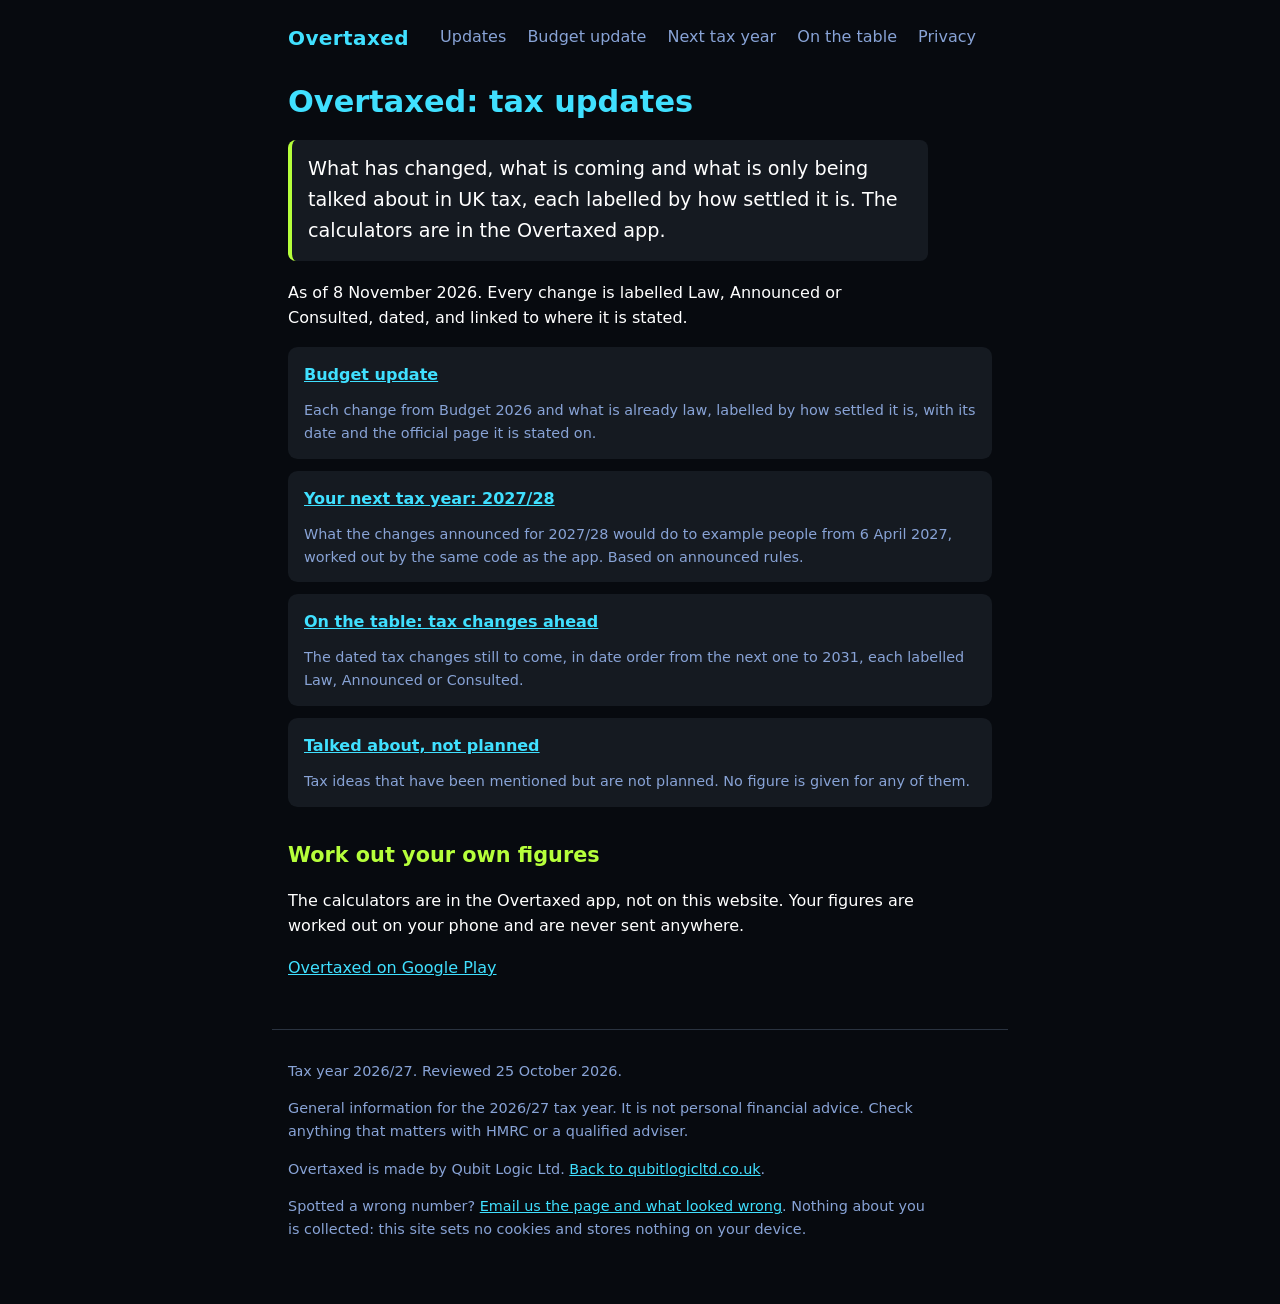
<file: index.html>
<!doctype html>
<html lang="en-GB">
<head>
<meta charset="utf-8">
<meta name="viewport" content="width=device-width, initial-scale=1">
<title>Overtaxed: tax updates</title>
<meta name="description" content="What Budget 2026 changed, what the next tax year would mean for example people, and what is still on the table. Calculators are in the Overtaxed app.">
<link rel="canonical" href="https://overtaxed.qubitlogicltd.co.uk/">
<meta http-equiv="Content-Security-Policy" content="default-src 'none'; style-src 'self'; img-src 'self'; base-uri 'none'; form-action 'none'">
<meta name="referrer" content="no-referrer">
<link rel="stylesheet" href="style.css">
</head>
<body>
<a class="skip" href="#main">Skip to the content</a>
<header><a class="brand" href="index.html">Overtaxed</a><nav aria-label="Main"><a href="index.html">Updates</a> <a href="budget-update/index.html">Budget update</a> <a href="next-tax-year/index.html">Next tax year</a> <a href="tax-changes-ahead/index.html">On the table</a> <a href="privacy/index.html">Privacy</a></nav></header>
<main id="main">
<h1>Overtaxed: tax updates</h1>
<p class="answer">What has changed, what is coming and what is only being talked about in UK tax, each labelled by how settled it is. The calculators are in the Overtaxed app.</p>
<p>As of 8 November 2026. Every change is labelled Law, Announced or Consulted, dated, and linked to where it is stated.</p>
<ul class="cards"><li><a href="budget-update/index.html">Budget update</a><span>Each change from Budget 2026 and what is already law, labelled by how settled it is, with its date and the official page it is stated on.</span></li><li><a href="next-tax-year/index.html">Your next tax year: 2027/28</a><span>What the changes announced for 2027/28 would do to example people from 6 April 2027, worked out by the same code as the app. Based on announced rules.</span></li><li><a href="tax-changes-ahead/index.html">On the table: tax changes ahead</a><span>The dated tax changes still to come, in date order from the next one to 2031, each labelled Law, Announced or Consulted.</span></li><li><a href="talked-about/index.html">Talked about, not planned</a><span>Tax ideas that have been mentioned but are not planned. No figure is given for any of them.</span></li></ul>
<h2>Work out your own figures</h2>
<p>The calculators are in the Overtaxed app, not on this website. Your figures are worked out on your phone and are never sent anywhere.</p>
<p><a href="https://play.google.com/store/apps/details?id=com.yourname.taxnavigator" rel="noopener">Overtaxed on Google Play</a></p>
</main>
<footer>
<p class="year">Tax year 2026/27. Reviewed 25 October 2026.</p>
<p class="notadvice">General information for the 2026/27 tax year. It is not personal financial advice. Check anything that matters with HMRC or a qualified adviser.</p>
<p>Overtaxed is made by Qubit Logic Ltd. <a href="https://qubitlogicltd.co.uk/">Back to qubitlogicltd.co.uk</a>.</p>
<p>Spotted a wrong number? <a href="mailto:qubitlogicltd@gmail.com?subject=Overtaxed%20website%3A%20a%20number%20looks%20wrong">Email us the page and what looked wrong</a>. Nothing about you is collected: this site sets no cookies and stores nothing on your device.</p>
</footer>
</body>
</html>
</file>
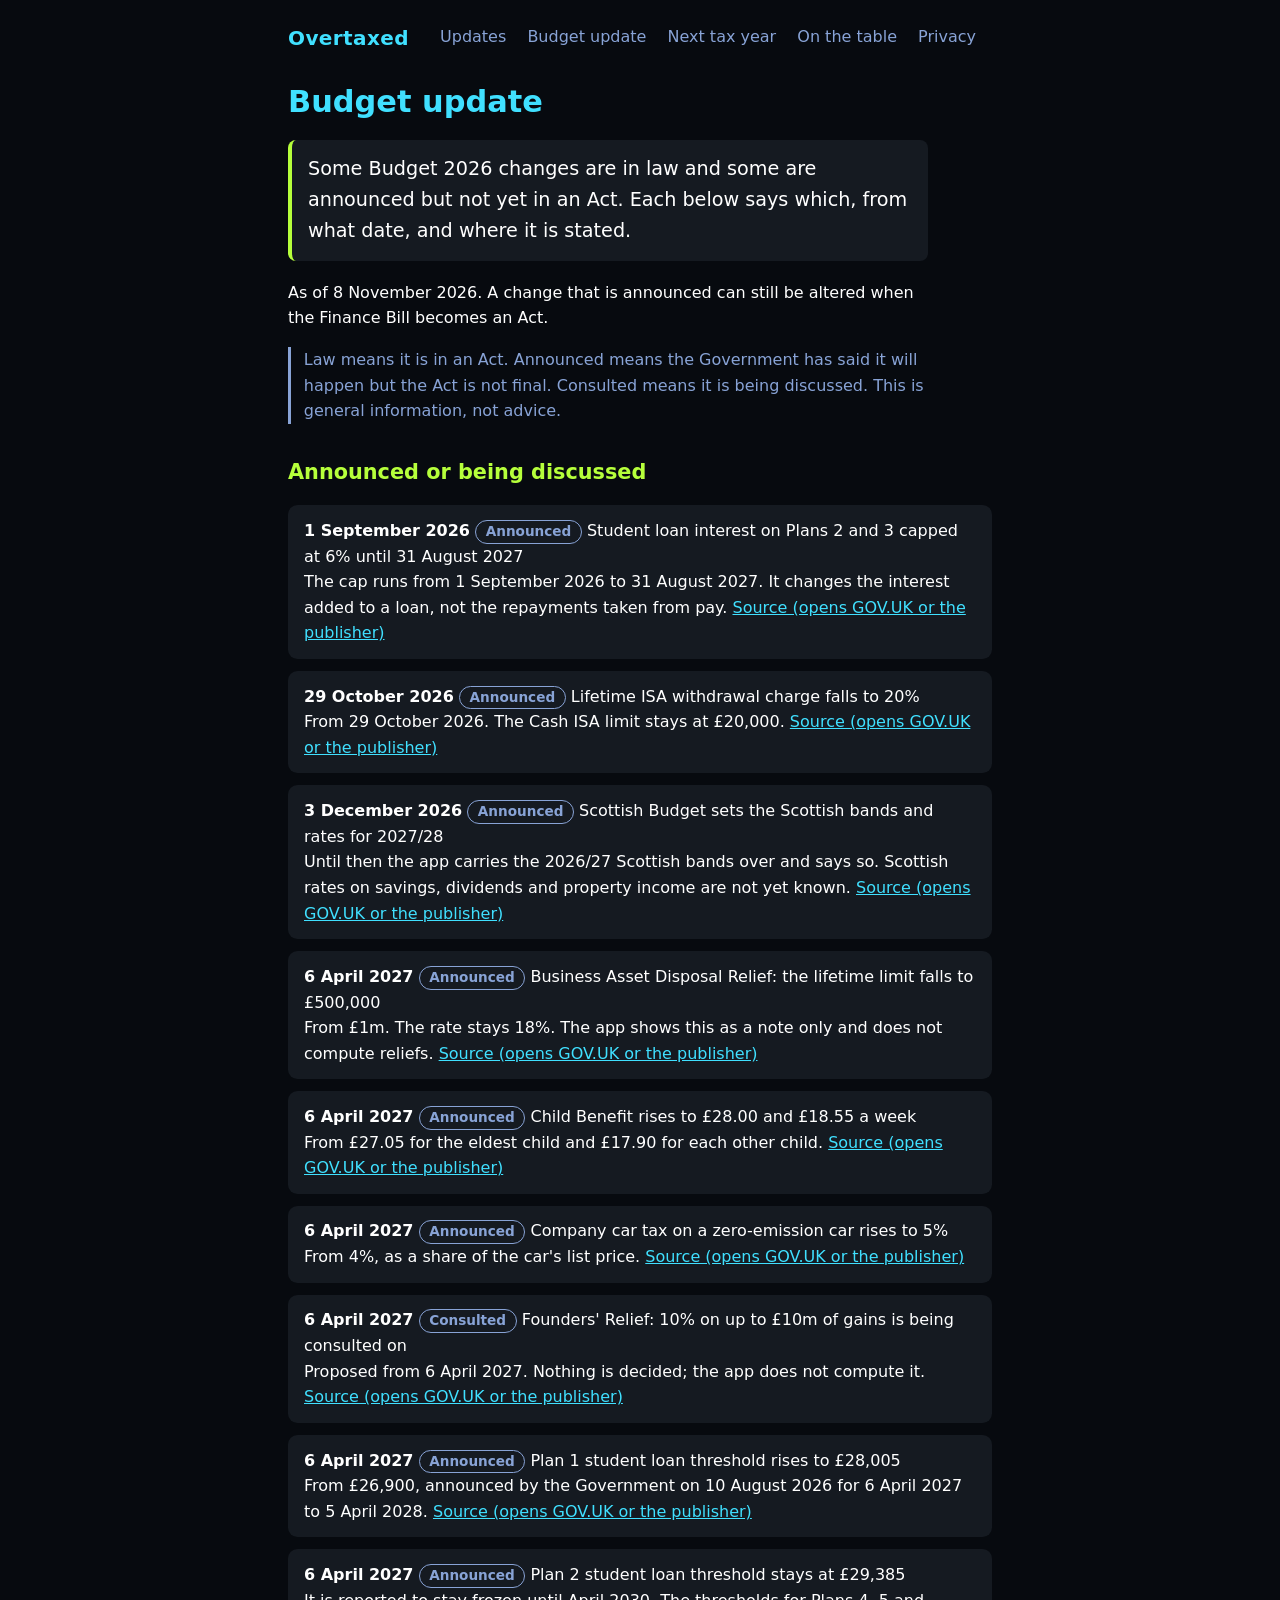
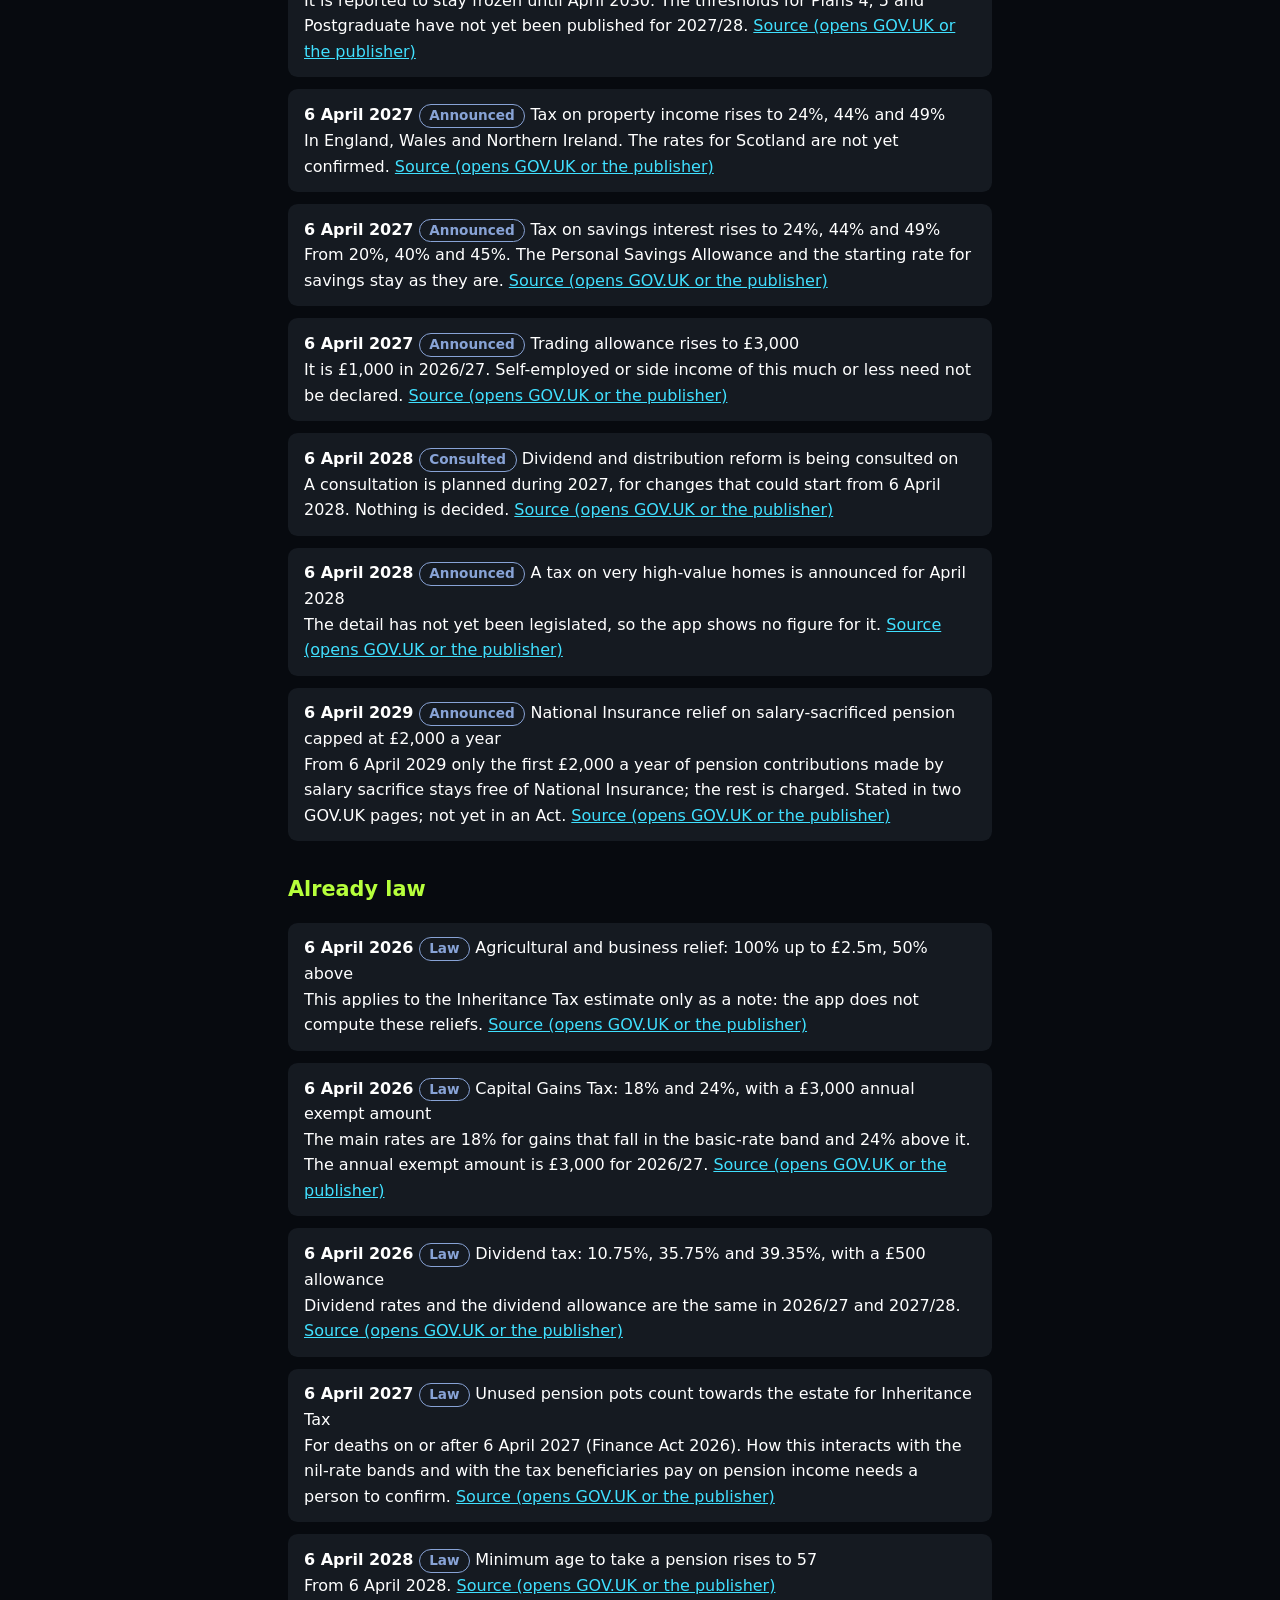
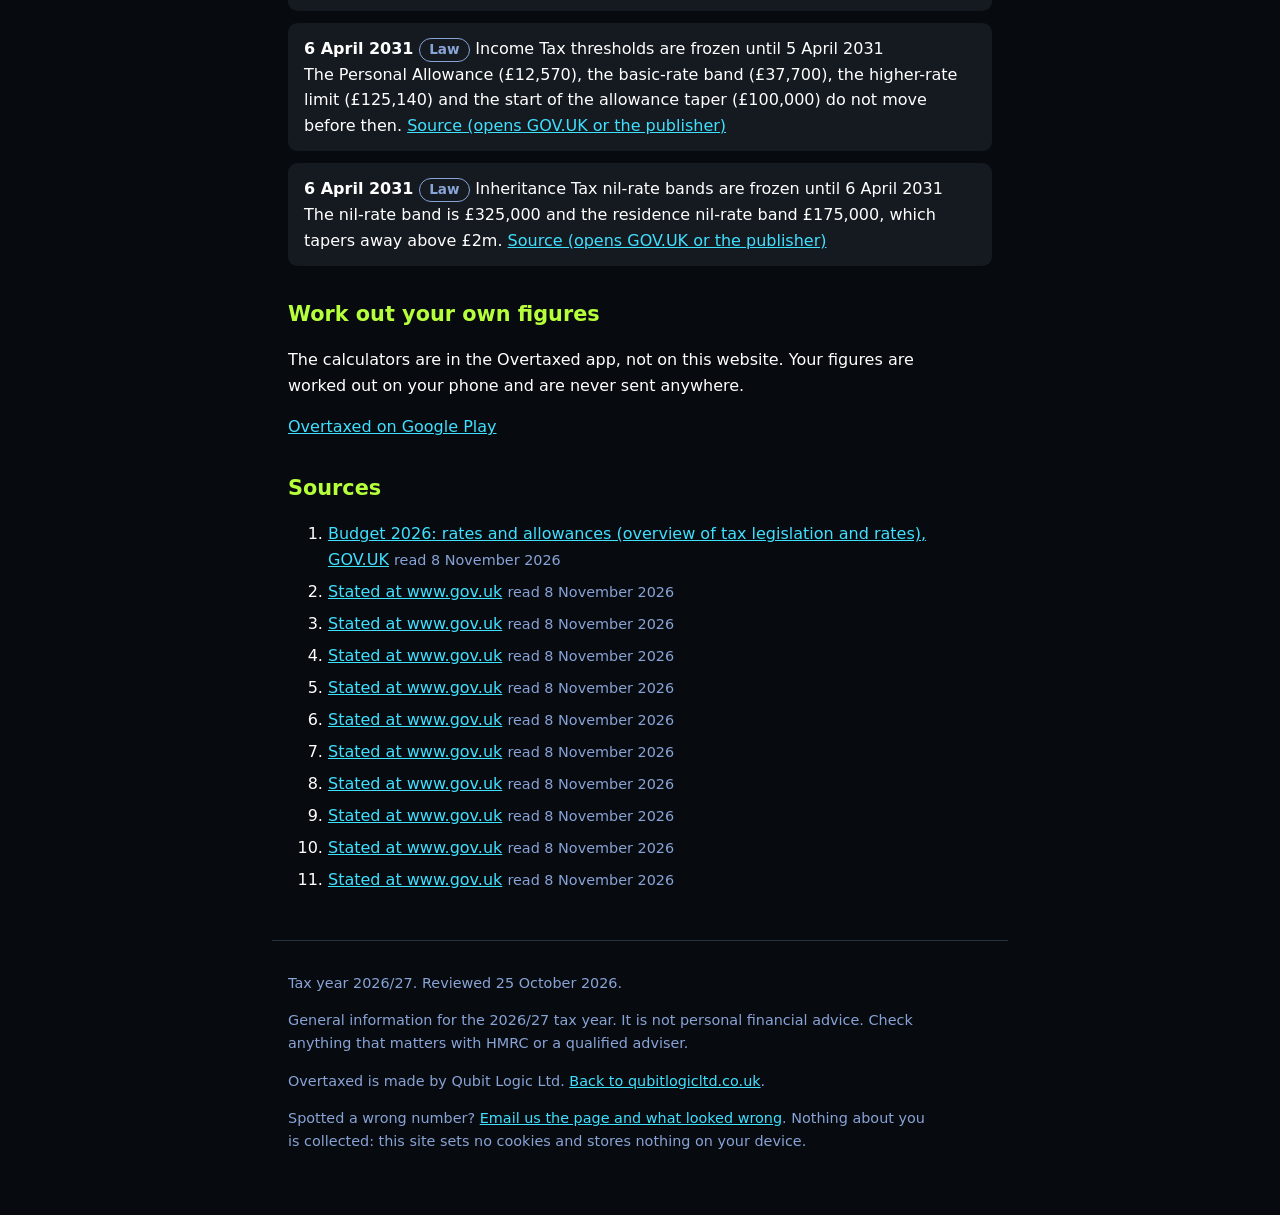
<file: budget-update/index.html>
<!doctype html>
<html lang="en-GB">
<head>
<meta charset="utf-8">
<meta name="viewport" content="width=device-width, initial-scale=1">
<title>Budget update | Overtaxed</title>
<meta name="description" content="Each change from Budget 2026 and what is already law, labelled by how settled it is, with its date and the official page it is stated on.">
<link rel="canonical" href="https://overtaxed.qubitlogicltd.co.uk/budget-update/">
<meta http-equiv="Content-Security-Policy" content="default-src 'none'; style-src 'self'; img-src 'self'; base-uri 'none'; form-action 'none'">
<meta name="referrer" content="no-referrer">
<link rel="stylesheet" href="../style.css">
</head>
<body>
<a class="skip" href="#main">Skip to the content</a>
<header><a class="brand" href="../index.html">Overtaxed</a><nav aria-label="Main"><a href="../index.html">Updates</a> <a href="../budget-update/index.html">Budget update</a> <a href="../next-tax-year/index.html">Next tax year</a> <a href="../tax-changes-ahead/index.html">On the table</a> <a href="../privacy/index.html">Privacy</a></nav></header>
<main id="main">
<h1>Budget update</h1>
<p class="answer">Some Budget 2026 changes are in law and some are announced but not yet in an Act. Each below says which, from what date, and where it is stated.</p>
<p>As of 8 November 2026. A change that is announced can still be altered when the Finance Bill becomes an Act.</p>
<p class="note">Law means it is in an Act. Announced means the Government has said it will happen but the Act is not final. Consulted means it is being discussed. This is general information, not advice.</p>
<h2>Announced or being discussed</h2>
<ul class="timeline"><li id="student-loan-interest-cap"><strong>1 September 2026</strong> <span class="status">Announced</span> Student loan interest on Plans 2 and 3 capped at 6% until 31 August 2027<br>The cap runs from 1 September 2026 to 31 August 2027. It changes the interest added to a loan, not the repayments taken from pay. <a href="https://www.gov.uk/government/publications/budget-2026-overview-of-tax-legislation-and-rates-ootlar/annex-a-rates-and-allowances" rel="noopener">Source (opens GOV.UK or the publisher)</a></li><li id="lifetime-isa-charge"><strong>29 October 2026</strong> <span class="status">Announced</span> Lifetime ISA withdrawal charge falls to 20%<br>From 29 October 2026. The Cash ISA limit stays at £20,000. <a href="https://www.gov.uk/government/publications/budget-2026-overview-of-tax-legislation-and-rates-ootlar/annex-a-rates-and-allowances" rel="noopener">Source (opens GOV.UK or the publisher)</a></li><li id="scottish-budget"><strong>3 December 2026</strong> <span class="status">Announced</span> Scottish Budget sets the Scottish bands and rates for 2027/28<br>Until then the app carries the 2026/27 Scottish bands over and says so. Scottish rates on savings, dividends and property income are not yet known. <a href="https://www.gov.uk/scottish-rate-income-tax" rel="noopener">Source (opens GOV.UK or the publisher)</a></li><li id="business-asset-disposal-relief"><strong>6 April 2027</strong> <span class="status">Announced</span> Business Asset Disposal Relief: the lifetime limit falls to £500,000<br>From £1m. The rate stays 18%. The app shows this as a note only and does not compute reliefs. <a href="https://www.gov.uk/government/publications/budget-2026-overview-of-tax-legislation-and-rates-ootlar/annex-a-rates-and-allowances" rel="noopener">Source (opens GOV.UK or the publisher)</a></li><li id="child-benefit-rates"><strong>6 April 2027</strong> <span class="status">Announced</span> Child Benefit rises to £28.00 and £18.55 a week<br>From £27.05 for the eldest child and £17.90 for each other child. <a href="https://www.gov.uk/government/publications/budget-2026-overview-of-tax-legislation-and-rates-ootlar/annex-a-rates-and-allowances" rel="noopener">Source (opens GOV.UK or the publisher)</a></li><li id="company-car-rate"><strong>6 April 2027</strong> <span class="status">Announced</span> Company car tax on a zero-emission car rises to 5%<br>From 4%, as a share of the car's list price. <a href="https://www.gov.uk/government/publications/income-tax-increasing-the-appropriate-percentage-for-company-cars" rel="noopener">Source (opens GOV.UK or the publisher)</a></li><li id="founders-relief"><strong>6 April 2027</strong> <span class="status">Consulted</span> Founders' Relief: 10% on up to £10m of gains is being consulted on<br>Proposed from 6 April 2027. Nothing is decided; the app does not compute it. <a href="https://www.gov.uk/government/publications/budget-2026-overview-of-tax-legislation-and-rates-ootlar" rel="noopener">Source (opens GOV.UK or the publisher)</a></li><li id="plan-1-threshold"><strong>6 April 2027</strong> <span class="status">Announced</span> Plan 1 student loan threshold rises to £28,005<br>From £26,900, announced by the Government on 10 August 2026 for 6 April 2027 to 5 April 2028. <a href="https://www.gov.uk/government/news/student-loans-interest-rates-and-repayment-threshold-announcement--7" rel="noopener">Source (opens GOV.UK or the publisher)</a></li><li id="plan-2-threshold"><strong>6 April 2027</strong> <span class="status">Announced</span> Plan 2 student loan threshold stays at £29,385<br>It is reported to stay frozen until April 2030. The thresholds for Plans 4, 5 and Postgraduate have not yet been published for 2027/28. <a href="https://www.gov.uk/repaying-your-student-loan/what-you-pay" rel="noopener">Source (opens GOV.UK or the publisher)</a></li><li id="property-rates"><strong>6 April 2027</strong> <span class="status">Announced</span> Tax on property income rises to 24%, 44% and 49%<br>In England, Wales and Northern Ireland. The rates for Scotland are not yet confirmed. <a href="https://www.gov.uk/government/publications/changes-to-tax-rates-for-property-savings-and-dividend-income/change-to-tax-rates-for-property-savings-and-dividend-income-technical-note" rel="noopener">Source (opens GOV.UK or the publisher)</a></li><li id="savings-rates"><strong>6 April 2027</strong> <span class="status">Announced</span> Tax on savings interest rises to 24%, 44% and 49%<br>From 20%, 40% and 45%. The Personal Savings Allowance and the starting rate for savings stay as they are. <a href="https://www.gov.uk/government/publications/changes-to-tax-rates-for-property-savings-and-dividend-income/change-to-tax-rates-for-property-savings-and-dividend-income-technical-note" rel="noopener">Source (opens GOV.UK or the publisher)</a></li><li id="trading-allowance"><strong>6 April 2027</strong> <span class="status">Announced</span> Trading allowance rises to £3,000<br>It is £1,000 in 2026/27. Self-employed or side income of this much or less need not be declared. <a href="https://www.gov.uk/government/publications/budget-2026-overview-of-tax-legislation-and-rates-ootlar/annex-a-rates-and-allowances" rel="noopener">Source (opens GOV.UK or the publisher)</a></li><li id="dividend-reform"><strong>6 April 2028</strong> <span class="status">Consulted</span> Dividend and distribution reform is being consulted on<br>A consultation is planned during 2027, for changes that could start from 6 April 2028. Nothing is decided. <a href="https://www.gov.uk/government/publications/budget-2026-overview-of-tax-legislation-and-rates-ootlar" rel="noopener">Source (opens GOV.UK or the publisher)</a></li><li id="high-value-homes"><strong>6 April 2028</strong> <span class="status">Announced</span> A tax on very high-value homes is announced for April 2028<br>The detail has not yet been legislated, so the app shows no figure for it. <a href="https://www.gov.uk/government/publications/budget-2026-overview-of-tax-legislation-and-rates-ootlar" rel="noopener">Source (opens GOV.UK or the publisher)</a></li><li id="salary-sacrifice-cap"><strong>6 April 2029</strong> <span class="status">Announced</span> National Insurance relief on salary-sacrificed pension capped at £2,000 a year<br>From 6 April 2029 only the first £2,000 a year of pension contributions made by salary sacrifice stays free of National Insurance; the rest is charged. Stated in two GOV.UK pages; not yet in an Act. <a href="https://www.gov.uk/government/publications/salary-sacrifice-reform-for-pension-contributions-effective-from-6-april-2029" rel="noopener">Source (opens GOV.UK or the publisher)</a></li></ul>
<h2>Already law</h2>
<ul class="timeline"><li id="agricultural-business-relief"><strong>6 April 2026</strong> <span class="status">Law</span> Agricultural and business relief: 100% up to £2.5m, 50% above<br>This applies to the Inheritance Tax estimate only as a note: the app does not compute these reliefs. <a href="https://www.gov.uk/inheritance-tax" rel="noopener">Source (opens GOV.UK or the publisher)</a></li><li id="cgt-rates"><strong>6 April 2026</strong> <span class="status">Law</span> Capital Gains Tax: 18% and 24%, with a £3,000 annual exempt amount<br>The main rates are 18% for gains that fall in the basic-rate band and 24% above it. The annual exempt amount is £3,000 for 2026/27. <a href="https://www.gov.uk/capital-gains-tax/rates" rel="noopener">Source (opens GOV.UK or the publisher)</a></li><li id="dividend-rates"><strong>6 April 2026</strong> <span class="status">Law</span> Dividend tax: 10.75%, 35.75% and 39.35%, with a £500 allowance<br>Dividend rates and the dividend allowance are the same in 2026/27 and 2027/28. <a href="https://www.gov.uk/tax-on-dividends" rel="noopener">Source (opens GOV.UK or the publisher)</a></li><li id="pensions-in-estate"><strong>6 April 2027</strong> <span class="status">Law</span> Unused pension pots count towards the estate for Inheritance Tax<br>For deaths on or after 6 April 2027 (Finance Act 2026). How this interacts with the nil-rate bands and with the tax beneficiaries pay on pension income needs a person to confirm. <a href="https://www.gov.uk/inheritance-tax" rel="noopener">Source (opens GOV.UK or the publisher)</a></li><li id="minimum-pension-age"><strong>6 April 2028</strong> <span class="status">Law</span> Minimum age to take a pension rises to 57<br>From 6 April 2028. <a href="https://www.gov.uk/government/publications/budget-2026-overview-of-tax-legislation-and-rates-ootlar/annex-a-rates-and-allowances" rel="noopener">Source (opens GOV.UK or the publisher)</a></li><li id="income-tax-thresholds-frozen"><strong>6 April 2031</strong> <span class="status">Law</span> Income Tax thresholds are frozen until 5 April 2031<br>The Personal Allowance (£12,570), the basic-rate band (£37,700), the higher-rate limit (£125,140) and the start of the allowance taper (£100,000) do not move before then. <a href="https://www.gov.uk/government/publications/budget-2026-overview-of-tax-legislation-and-rates-ootlar/annex-a-rates-and-allowances" rel="noopener">Source (opens GOV.UK or the publisher)</a></li><li id="inheritance-tax-bands-frozen"><strong>6 April 2031</strong> <span class="status">Law</span> Inheritance Tax nil-rate bands are frozen until 6 April 2031<br>The nil-rate band is £325,000 and the residence nil-rate band £175,000, which tapers away above £2m. <a href="https://www.gov.uk/inheritance-tax" rel="noopener">Source (opens GOV.UK or the publisher)</a></li></ul>
<h2>Work out your own figures</h2>
<p>The calculators are in the Overtaxed app, not on this website. Your figures are worked out on your phone and are never sent anywhere.</p>
<p><a href="https://play.google.com/store/apps/details?id=com.yourname.taxnavigator" rel="noopener">Overtaxed on Google Play</a></p>
<section aria-labelledby="sources"><h2 id="sources">Sources</h2><ol class="sources"><li><a href="https://www.gov.uk/government/publications/budget-2026-overview-of-tax-legislation-and-rates-ootlar/annex-a-rates-and-allowances" rel="noopener">Budget 2026: rates and allowances (overview of tax legislation and rates), GOV.UK</a> <span class="read">read 8 November 2026</span></li><li><a href="https://www.gov.uk/scottish-rate-income-tax" rel="noopener">Stated at www.gov.uk</a> <span class="read">read 8 November 2026</span></li><li><a href="https://www.gov.uk/government/publications/income-tax-increasing-the-appropriate-percentage-for-company-cars" rel="noopener">Stated at www.gov.uk</a> <span class="read">read 8 November 2026</span></li><li><a href="https://www.gov.uk/government/publications/budget-2026-overview-of-tax-legislation-and-rates-ootlar" rel="noopener">Stated at www.gov.uk</a> <span class="read">read 8 November 2026</span></li><li><a href="https://www.gov.uk/government/news/student-loans-interest-rates-and-repayment-threshold-announcement--7" rel="noopener">Stated at www.gov.uk</a> <span class="read">read 8 November 2026</span></li><li><a href="https://www.gov.uk/repaying-your-student-loan/what-you-pay" rel="noopener">Stated at www.gov.uk</a> <span class="read">read 8 November 2026</span></li><li><a href="https://www.gov.uk/government/publications/changes-to-tax-rates-for-property-savings-and-dividend-income/change-to-tax-rates-for-property-savings-and-dividend-income-technical-note" rel="noopener">Stated at www.gov.uk</a> <span class="read">read 8 November 2026</span></li><li><a href="https://www.gov.uk/government/publications/salary-sacrifice-reform-for-pension-contributions-effective-from-6-april-2029" rel="noopener">Stated at www.gov.uk</a> <span class="read">read 8 November 2026</span></li><li><a href="https://www.gov.uk/inheritance-tax" rel="noopener">Stated at www.gov.uk</a> <span class="read">read 8 November 2026</span></li><li><a href="https://www.gov.uk/capital-gains-tax/rates" rel="noopener">Stated at www.gov.uk</a> <span class="read">read 8 November 2026</span></li><li><a href="https://www.gov.uk/tax-on-dividends" rel="noopener">Stated at www.gov.uk</a> <span class="read">read 8 November 2026</span></li></ol></section></main>
<footer>
<p class="year">Tax year 2026/27. Reviewed 25 October 2026.</p>
<p class="notadvice">General information for the 2026/27 tax year. It is not personal financial advice. Check anything that matters with HMRC or a qualified adviser.</p>
<p>Overtaxed is made by Qubit Logic Ltd. <a href="https://qubitlogicltd.co.uk/">Back to qubitlogicltd.co.uk</a>.</p>
<p>Spotted a wrong number? <a href="mailto:qubitlogicltd@gmail.com?subject=Overtaxed%20website%3A%20a%20number%20looks%20wrong">Email us the page and what looked wrong</a>. Nothing about you is collected: this site sets no cookies and stores nothing on your device.</p>
</footer>
</body>
</html>
</file>
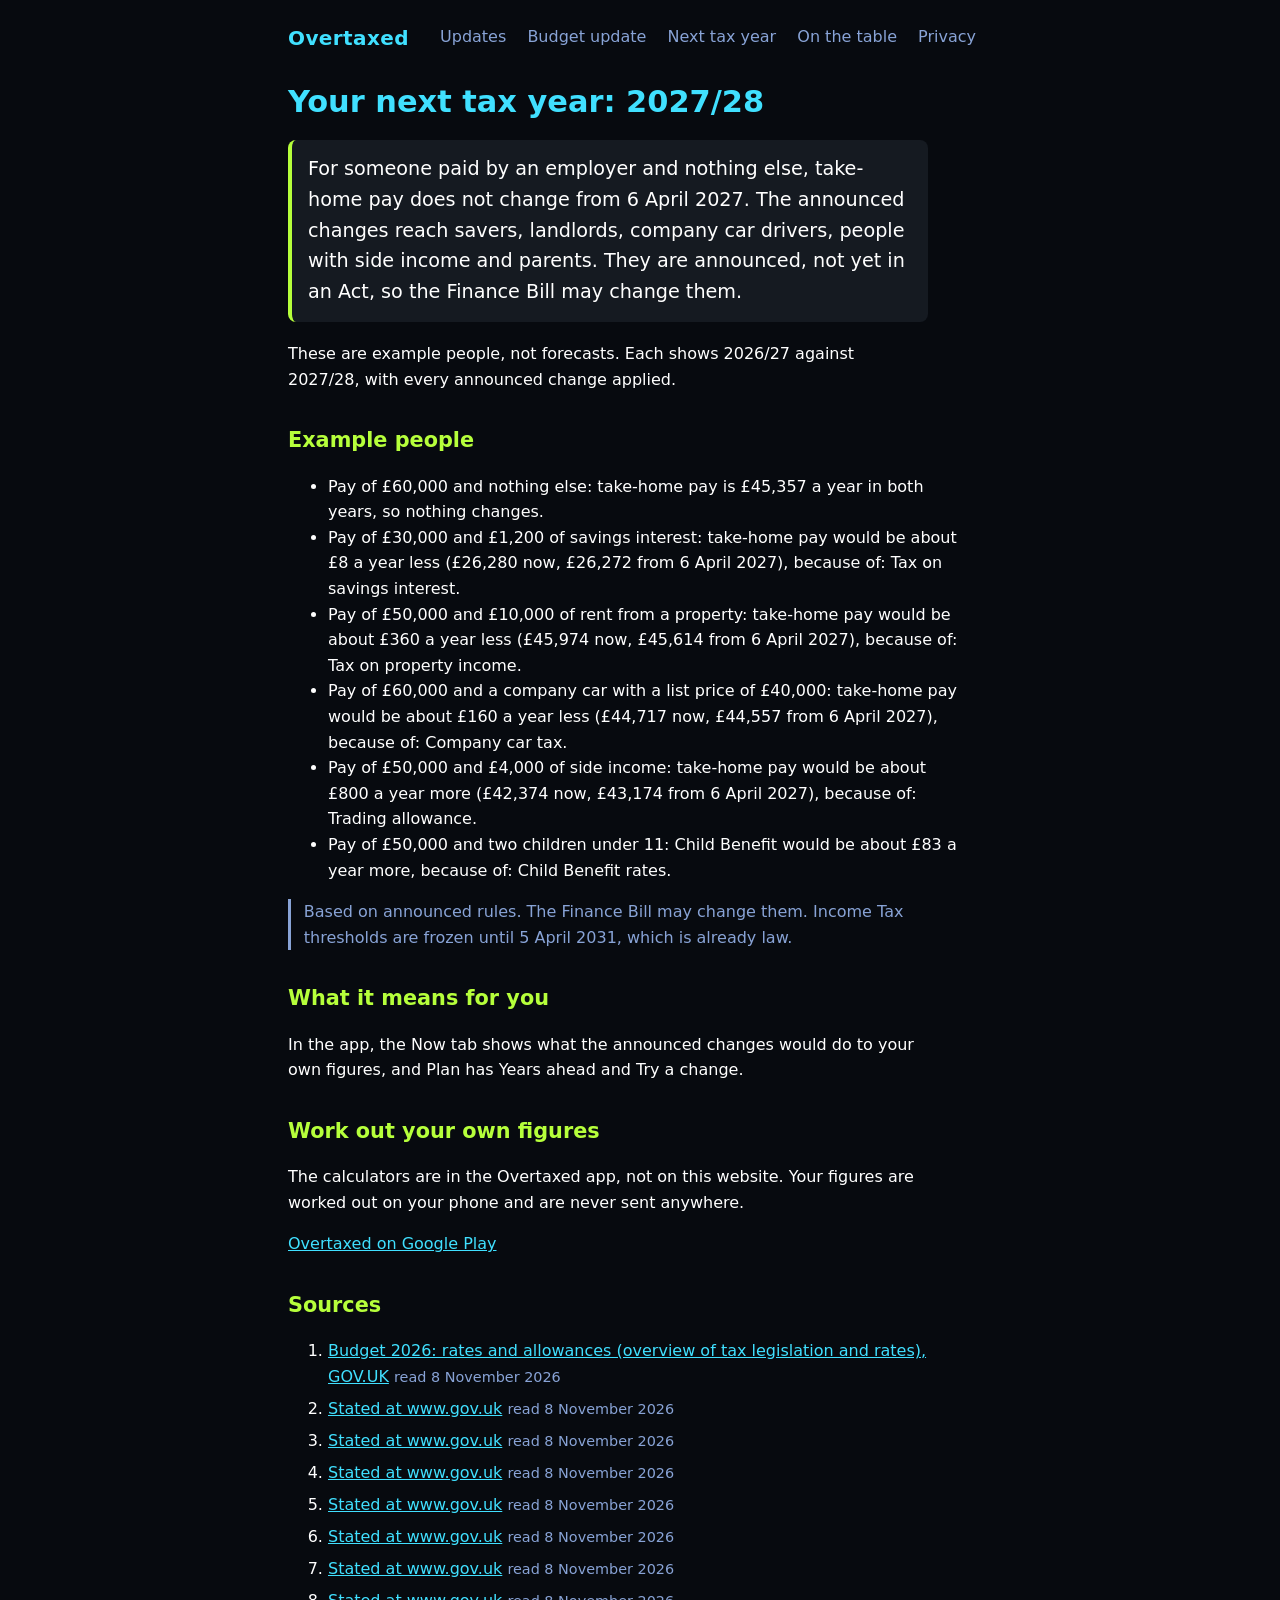
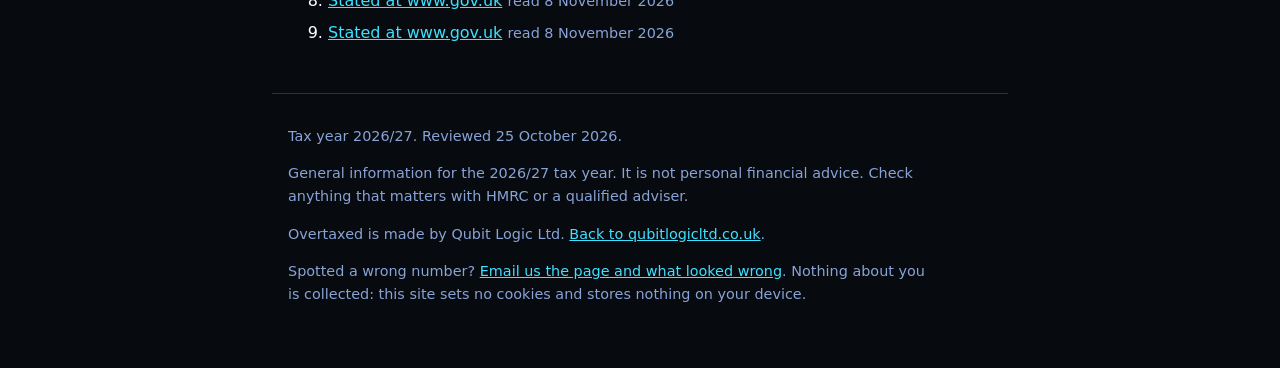
<file: next-tax-year/index.html>
<!doctype html>
<html lang="en-GB">
<head>
<meta charset="utf-8">
<meta name="viewport" content="width=device-width, initial-scale=1">
<title>Your next tax year: 2027/28 | Overtaxed</title>
<meta name="description" content="What the changes announced for 2027/28 would do to example people from 6 April 2027, worked out by the same code as the app. Based on announced rules.">
<link rel="canonical" href="https://overtaxed.qubitlogicltd.co.uk/next-tax-year/">
<meta http-equiv="Content-Security-Policy" content="default-src 'none'; style-src 'self'; img-src 'self'; base-uri 'none'; form-action 'none'">
<meta name="referrer" content="no-referrer">
<link rel="stylesheet" href="../style.css">
</head>
<body>
<a class="skip" href="#main">Skip to the content</a>
<header><a class="brand" href="../index.html">Overtaxed</a><nav aria-label="Main"><a href="../index.html">Updates</a> <a href="../budget-update/index.html">Budget update</a> <a href="../next-tax-year/index.html">Next tax year</a> <a href="../tax-changes-ahead/index.html">On the table</a> <a href="../privacy/index.html">Privacy</a></nav></header>
<main id="main">
<h1>Your next tax year: 2027/28</h1>
<p class="answer">For someone paid by an employer and nothing else, take-home pay does not change from 6 April 2027. The announced changes reach savers, landlords, company car drivers, people with side income and parents. They are announced, not yet in an Act, so the Finance Bill may change them.</p>
<p>These are example people, not forecasts. Each shows 2026/27 against 2027/28, with every announced change applied.</p>
<h2>Example people</h2>
<ul><li>Pay of £60,000 and nothing else: take-home pay is £45,357 a year in both years, so nothing changes.</li><li>Pay of £30,000 and £1,200 of savings interest: take-home pay would be about £8 a year less (£26,280 now, £26,272 from 6 April 2027), because of: Tax on savings interest.</li><li>Pay of £50,000 and £10,000 of rent from a property: take-home pay would be about £360 a year less (£45,974 now, £45,614 from 6 April 2027), because of: Tax on property income.</li><li>Pay of £60,000 and a company car with a list price of £40,000: take-home pay would be about £160 a year less (£44,717 now, £44,557 from 6 April 2027), because of: Company car tax.</li><li>Pay of £50,000 and £4,000 of side income: take-home pay would be about £800 a year more (£42,374 now, £43,174 from 6 April 2027), because of: Trading allowance.</li><li>Pay of £50,000 and two children under 11: Child Benefit would be about £83 a year more, because of: Child Benefit rates.</li></ul>
<p class="note">Based on announced rules. The Finance Bill may change them. Income Tax thresholds are frozen until 5 April 2031, which is already law.</p>
<h2>What it means for you</h2>
<p>In the app, the Now tab shows what the announced changes would do to your own figures, and Plan has Years ahead and Try a change.</p>
<h2>Work out your own figures</h2>
<p>The calculators are in the Overtaxed app, not on this website. Your figures are worked out on your phone and are never sent anywhere.</p>
<p><a href="https://play.google.com/store/apps/details?id=com.yourname.taxnavigator" rel="noopener">Overtaxed on Google Play</a></p>
<section aria-labelledby="sources"><h2 id="sources">Sources</h2><ol class="sources"><li><a href="https://www.gov.uk/government/publications/budget-2026-overview-of-tax-legislation-and-rates-ootlar/annex-a-rates-and-allowances" rel="noopener">Budget 2026: rates and allowances (overview of tax legislation and rates), GOV.UK</a> <span class="read">read 8 November 2026</span></li><li><a href="https://www.gov.uk/scottish-rate-income-tax" rel="noopener">Stated at www.gov.uk</a> <span class="read">read 8 November 2026</span></li><li><a href="https://www.gov.uk/government/publications/income-tax-increasing-the-appropriate-percentage-for-company-cars" rel="noopener">Stated at www.gov.uk</a> <span class="read">read 8 November 2026</span></li><li><a href="https://www.gov.uk/government/publications/budget-2026-overview-of-tax-legislation-and-rates-ootlar" rel="noopener">Stated at www.gov.uk</a> <span class="read">read 8 November 2026</span></li><li><a href="https://www.gov.uk/inheritance-tax" rel="noopener">Stated at www.gov.uk</a> <span class="read">read 8 November 2026</span></li><li><a href="https://www.gov.uk/government/news/student-loans-interest-rates-and-repayment-threshold-announcement--7" rel="noopener">Stated at www.gov.uk</a> <span class="read">read 8 November 2026</span></li><li><a href="https://www.gov.uk/repaying-your-student-loan/what-you-pay" rel="noopener">Stated at www.gov.uk</a> <span class="read">read 8 November 2026</span></li><li><a href="https://www.gov.uk/government/publications/changes-to-tax-rates-for-property-savings-and-dividend-income/change-to-tax-rates-for-property-savings-and-dividend-income-technical-note" rel="noopener">Stated at www.gov.uk</a> <span class="read">read 8 November 2026</span></li><li><a href="https://www.gov.uk/government/publications/salary-sacrifice-reform-for-pension-contributions-effective-from-6-april-2029" rel="noopener">Stated at www.gov.uk</a> <span class="read">read 8 November 2026</span></li></ol></section></main>
<footer>
<p class="year">Tax year 2026/27. Reviewed 25 October 2026.</p>
<p class="notadvice">General information for the 2026/27 tax year. It is not personal financial advice. Check anything that matters with HMRC or a qualified adviser.</p>
<p>Overtaxed is made by Qubit Logic Ltd. <a href="https://qubitlogicltd.co.uk/">Back to qubitlogicltd.co.uk</a>.</p>
<p>Spotted a wrong number? <a href="mailto:qubitlogicltd@gmail.com?subject=Overtaxed%20website%3A%20a%20number%20looks%20wrong">Email us the page and what looked wrong</a>. Nothing about you is collected: this site sets no cookies and stores nothing on your device.</p>
</footer>
</body>
</html>
</file>
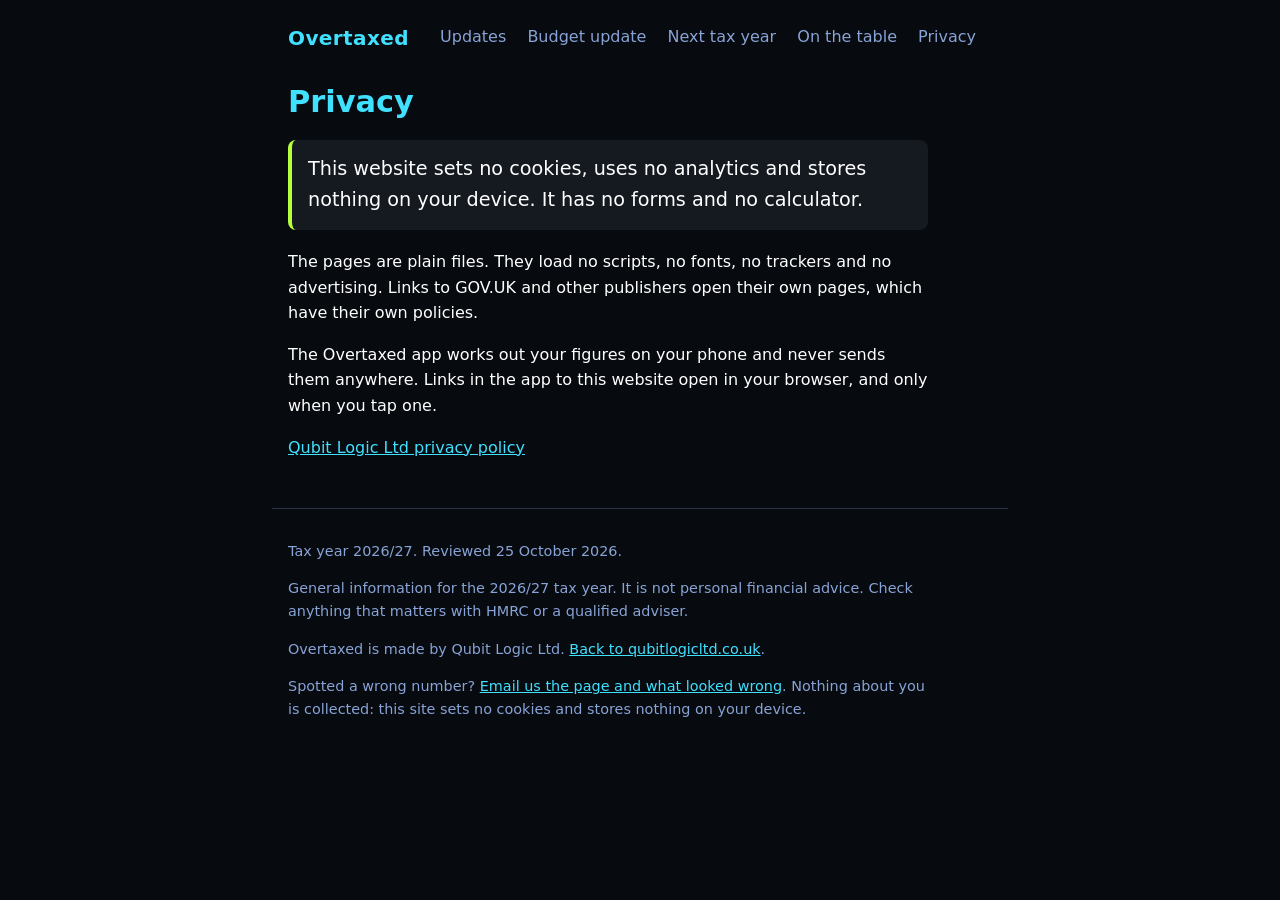
<file: privacy/index.html>
<!doctype html>
<html lang="en-GB">
<head>
<meta charset="utf-8">
<meta name="viewport" content="width=device-width, initial-scale=1">
<title>Privacy | Overtaxed</title>
<meta name="description" content="This website sets no cookies, uses no analytics and stores nothing on your device.">
<link rel="canonical" href="https://overtaxed.qubitlogicltd.co.uk/privacy/">
<meta http-equiv="Content-Security-Policy" content="default-src 'none'; style-src 'self'; img-src 'self'; base-uri 'none'; form-action 'none'">
<meta name="referrer" content="no-referrer">
<link rel="stylesheet" href="../style.css">
</head>
<body>
<a class="skip" href="#main">Skip to the content</a>
<header><a class="brand" href="../index.html">Overtaxed</a><nav aria-label="Main"><a href="../index.html">Updates</a> <a href="../budget-update/index.html">Budget update</a> <a href="../next-tax-year/index.html">Next tax year</a> <a href="../tax-changes-ahead/index.html">On the table</a> <a href="../privacy/index.html">Privacy</a></nav></header>
<main id="main">
<h1>Privacy</h1>
<p class="answer">This website sets no cookies, uses no analytics and stores nothing on your device. It has no forms and no calculator.</p>
<p>The pages are plain files. They load no scripts, no fonts, no trackers and no advertising. Links to GOV.UK and other publishers open their own pages, which have their own policies.</p>
<p>The Overtaxed app works out your figures on your phone and never sends them anywhere. Links in the app to this website open in your browser, and only when you tap one.</p>
<p><a href="https://qubitlogicltd.co.uk/privacy-policy" rel="noopener">Qubit Logic Ltd privacy policy</a></p>
</main>
<footer>
<p class="year">Tax year 2026/27. Reviewed 25 October 2026.</p>
<p class="notadvice">General information for the 2026/27 tax year. It is not personal financial advice. Check anything that matters with HMRC or a qualified adviser.</p>
<p>Overtaxed is made by Qubit Logic Ltd. <a href="https://qubitlogicltd.co.uk/">Back to qubitlogicltd.co.uk</a>.</p>
<p>Spotted a wrong number? <a href="mailto:qubitlogicltd@gmail.com?subject=Overtaxed%20website%3A%20a%20number%20looks%20wrong">Email us the page and what looked wrong</a>. Nothing about you is collected: this site sets no cookies and stores nothing on your device.</p>
</footer>
</body>
</html>
</file>
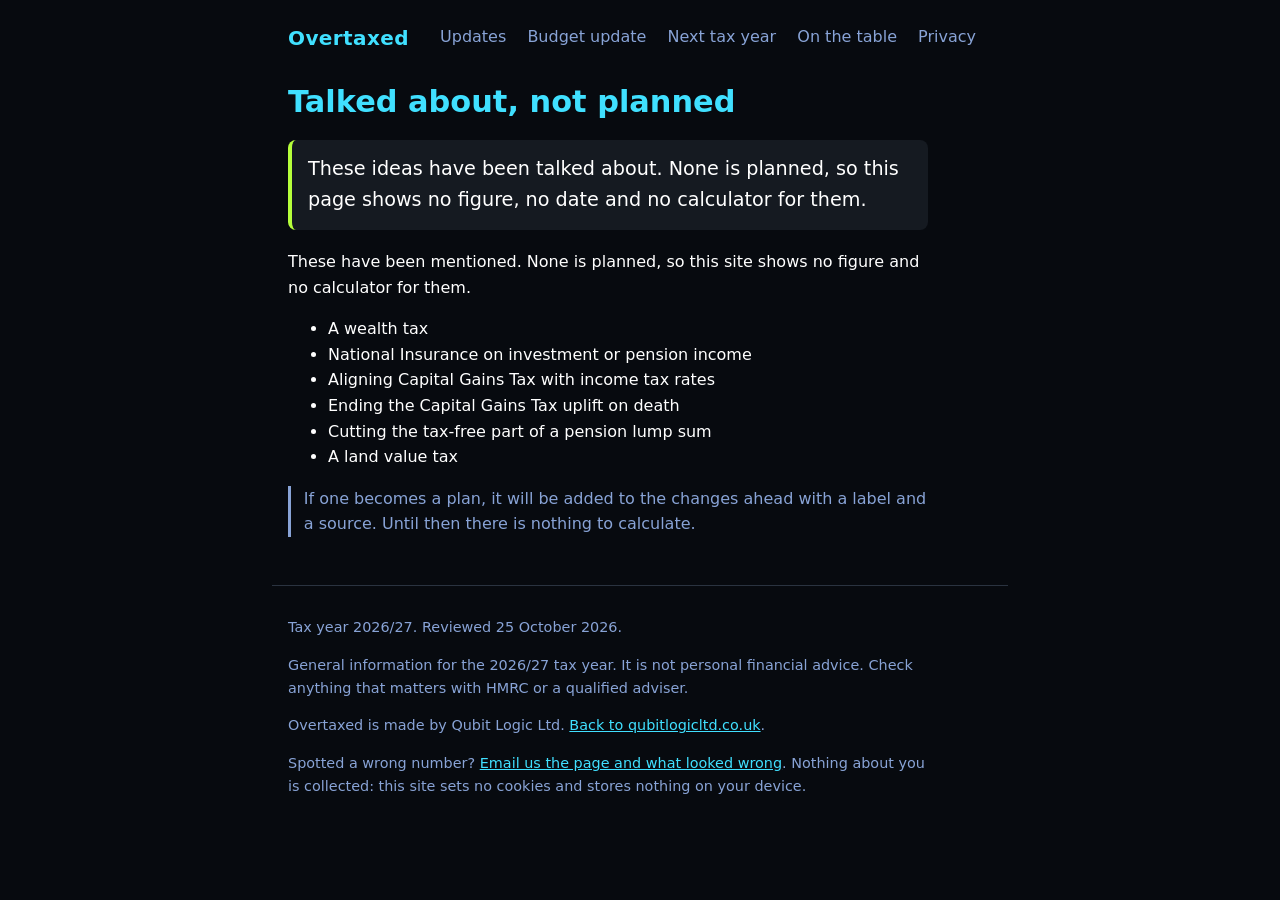
<file: talked-about/index.html>
<!doctype html>
<html lang="en-GB">
<head>
<meta charset="utf-8">
<meta name="viewport" content="width=device-width, initial-scale=1">
<title>Talked about, not planned | Overtaxed</title>
<meta name="description" content="Tax ideas that have been mentioned but are not planned. No figure is given for any of them.">
<link rel="canonical" href="https://overtaxed.qubitlogicltd.co.uk/talked-about/">
<meta http-equiv="Content-Security-Policy" content="default-src 'none'; style-src 'self'; img-src 'self'; base-uri 'none'; form-action 'none'">
<meta name="referrer" content="no-referrer">
<link rel="stylesheet" href="../style.css">
</head>
<body>
<a class="skip" href="#main">Skip to the content</a>
<header><a class="brand" href="../index.html">Overtaxed</a><nav aria-label="Main"><a href="../index.html">Updates</a> <a href="../budget-update/index.html">Budget update</a> <a href="../next-tax-year/index.html">Next tax year</a> <a href="../tax-changes-ahead/index.html">On the table</a> <a href="../privacy/index.html">Privacy</a></nav></header>
<main id="main">
<h1>Talked about, not planned</h1>
<p class="answer">These ideas have been talked about. None is planned, so this page shows no figure, no date and no calculator for them.</p>
<p>These have been mentioned. None is planned, so this site shows no figure and no calculator for them.</p>
<ul><li>A wealth tax</li><li>National Insurance on investment or pension income</li><li>Aligning Capital Gains Tax with income tax rates</li><li>Ending the Capital Gains Tax uplift on death</li><li>Cutting the tax-free part of a pension lump sum</li><li>A land value tax</li></ul>
<p class="note">If one becomes a plan, it will be added to the changes ahead with a label and a source. Until then there is nothing to calculate.</p>
</main>
<footer>
<p class="year">Tax year 2026/27. Reviewed 25 October 2026.</p>
<p class="notadvice">General information for the 2026/27 tax year. It is not personal financial advice. Check anything that matters with HMRC or a qualified adviser.</p>
<p>Overtaxed is made by Qubit Logic Ltd. <a href="https://qubitlogicltd.co.uk/">Back to qubitlogicltd.co.uk</a>.</p>
<p>Spotted a wrong number? <a href="mailto:qubitlogicltd@gmail.com?subject=Overtaxed%20website%3A%20a%20number%20looks%20wrong">Email us the page and what looked wrong</a>. Nothing about you is collected: this site sets no cookies and stores nothing on your device.</p>
</footer>
</body>
</html>
</file>
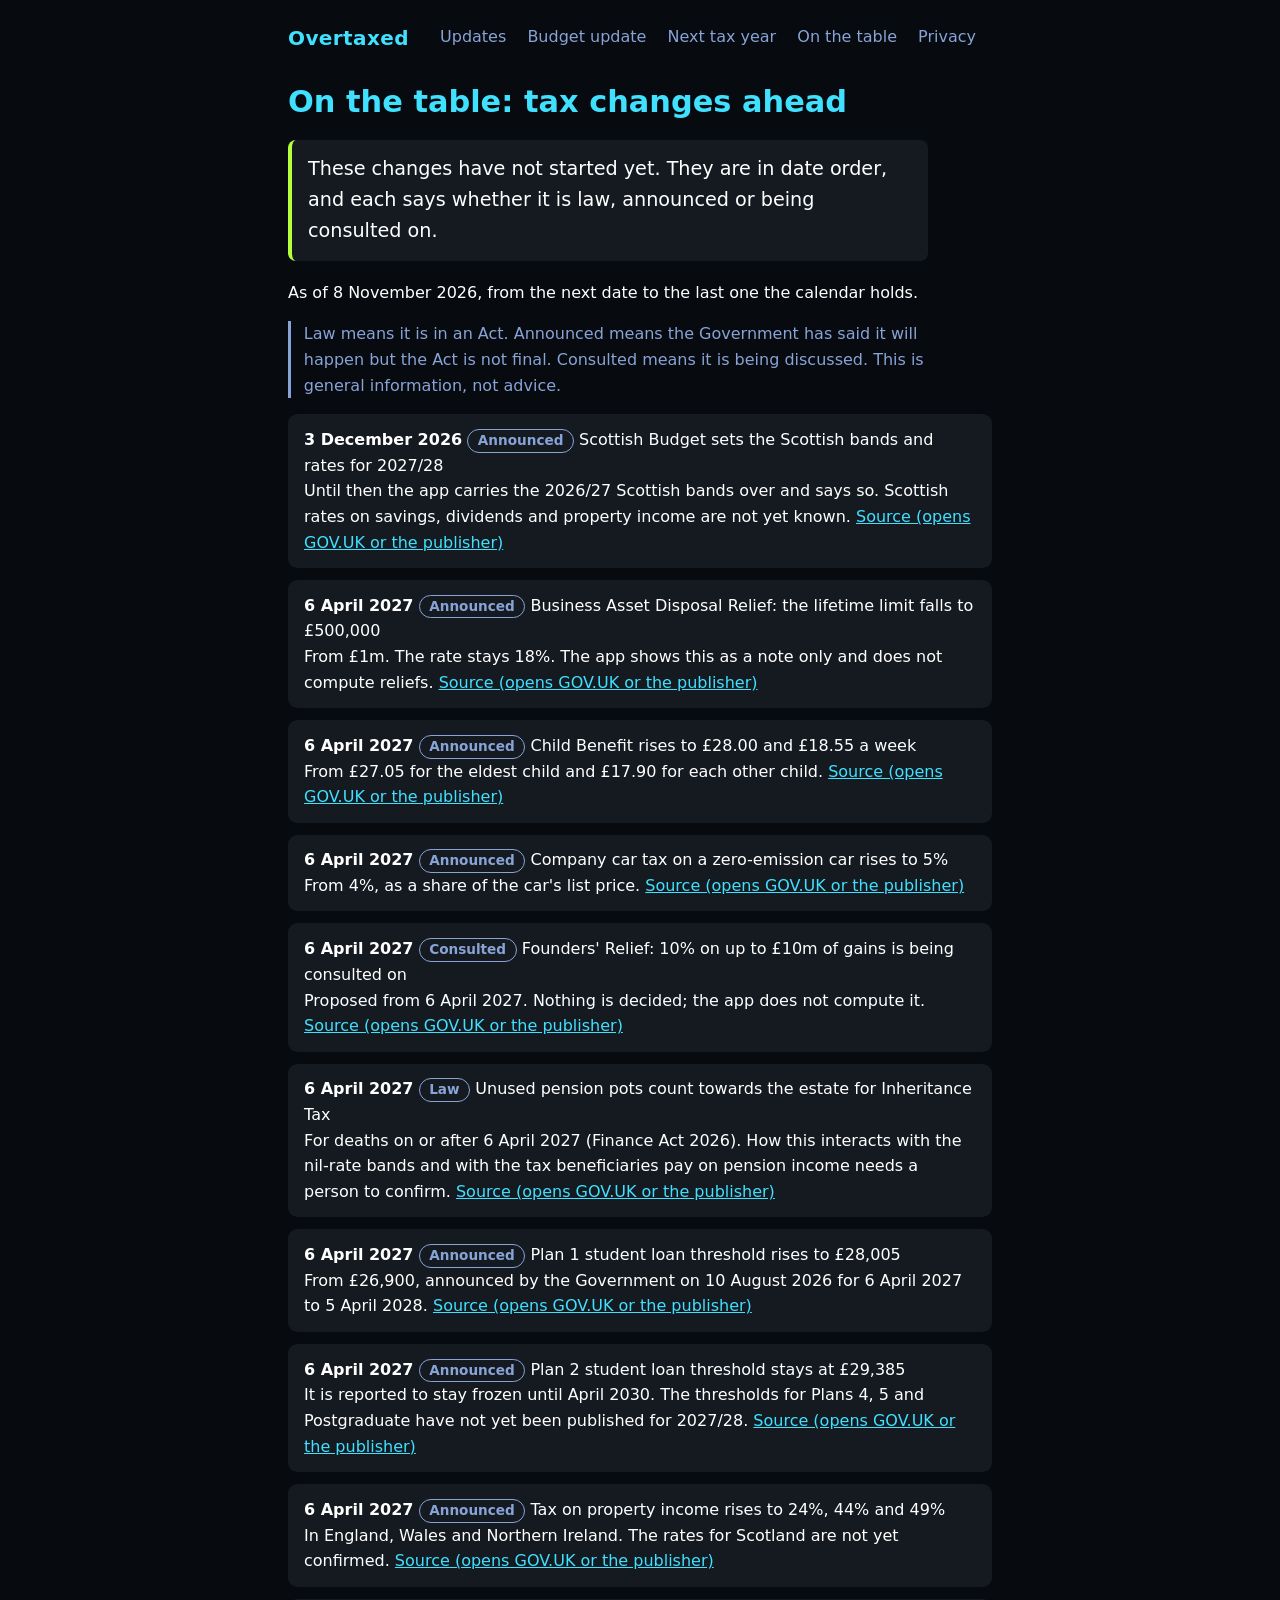
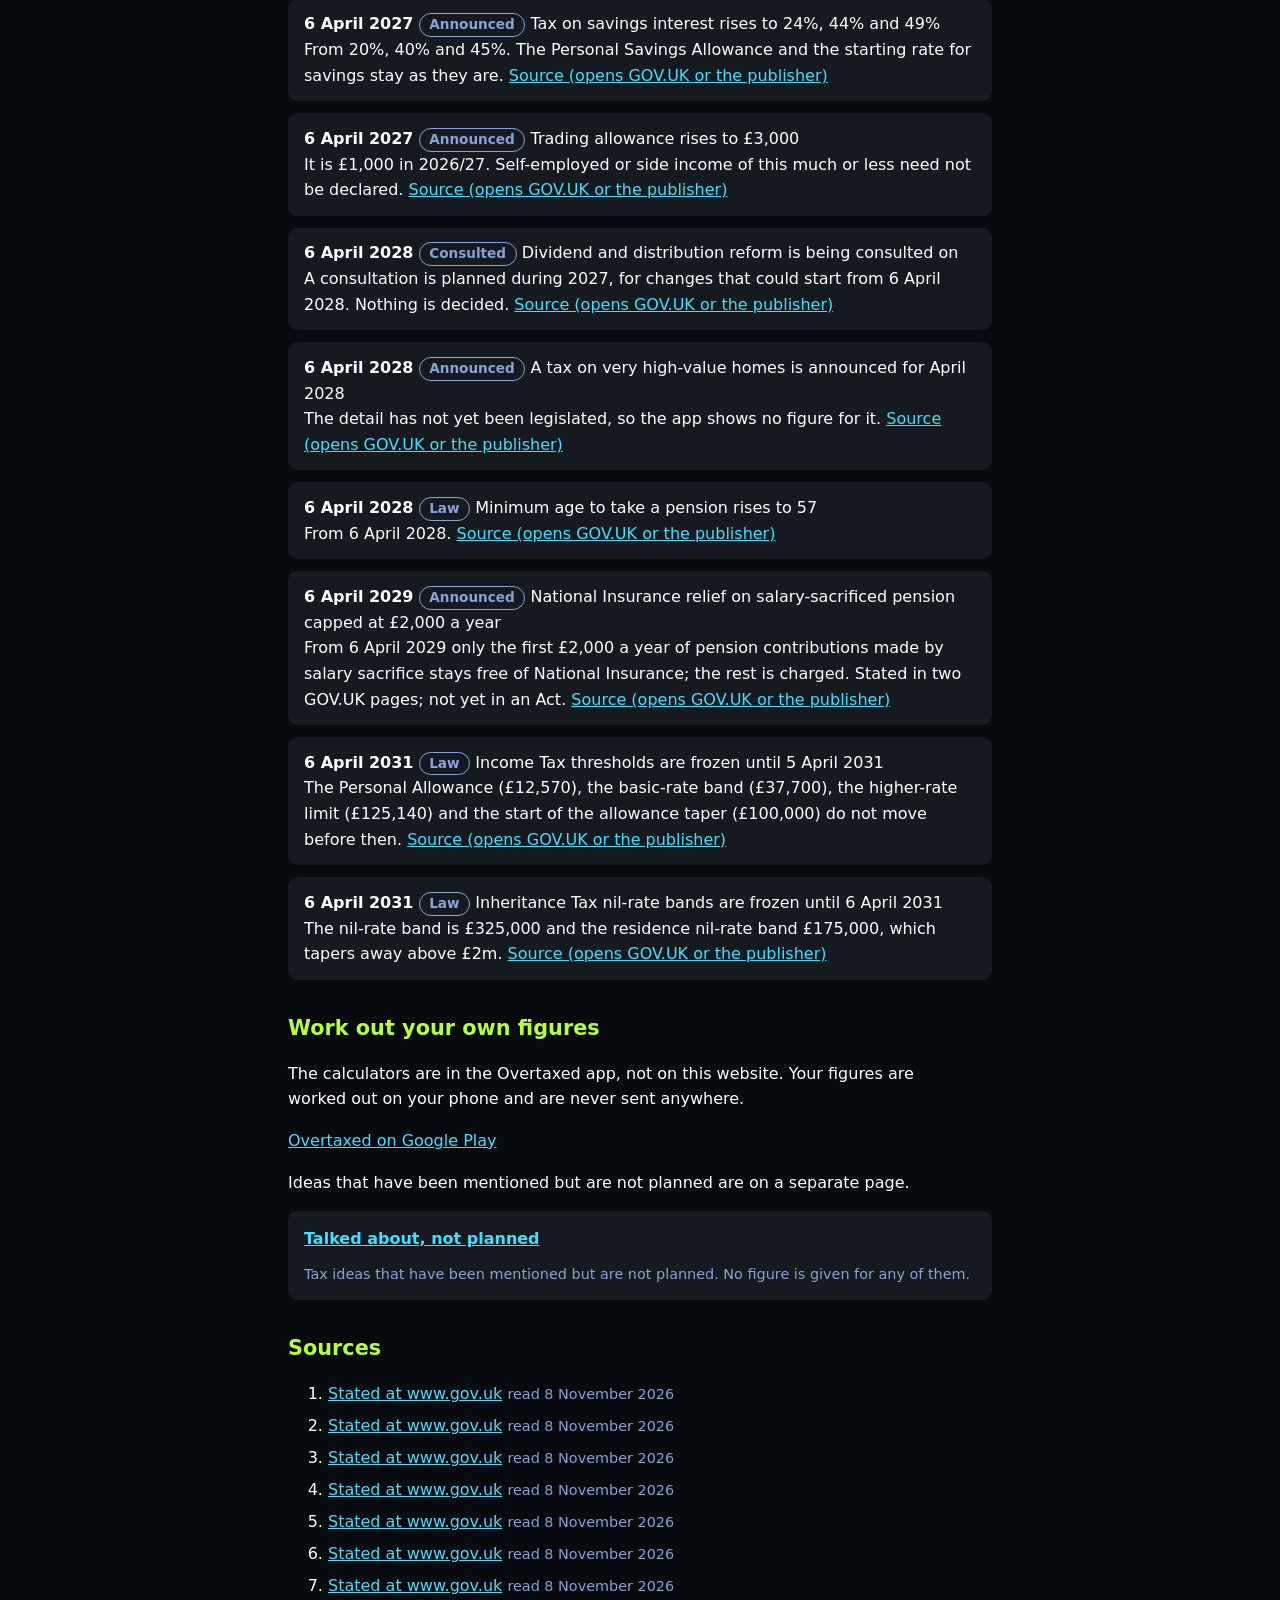
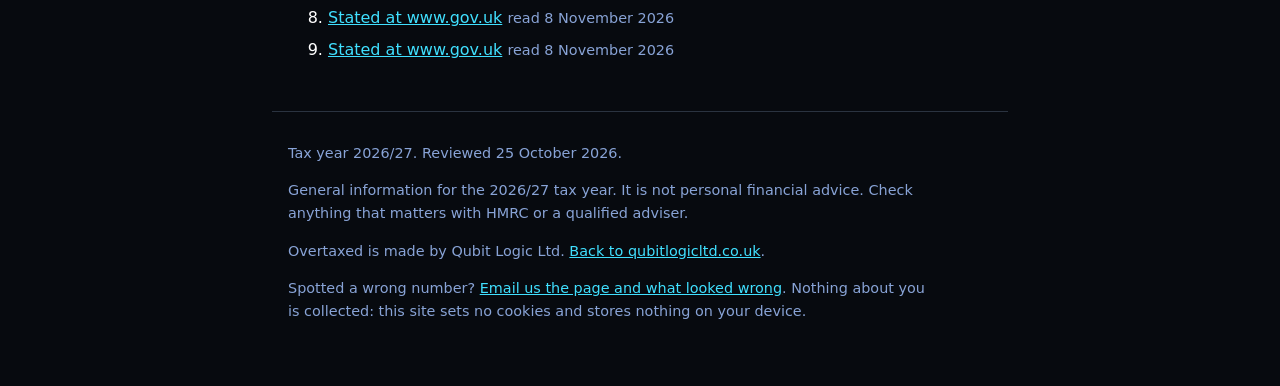
<file: tax-changes-ahead/index.html>
<!doctype html>
<html lang="en-GB">
<head>
<meta charset="utf-8">
<meta name="viewport" content="width=device-width, initial-scale=1">
<title>On the table: tax changes ahead | Overtaxed</title>
<meta name="description" content="The dated tax changes still to come, in date order from the next one to 2031, each labelled Law, Announced or Consulted.">
<link rel="canonical" href="https://overtaxed.qubitlogicltd.co.uk/tax-changes-ahead/">
<meta http-equiv="Content-Security-Policy" content="default-src 'none'; style-src 'self'; img-src 'self'; base-uri 'none'; form-action 'none'">
<meta name="referrer" content="no-referrer">
<link rel="stylesheet" href="../style.css">
</head>
<body>
<a class="skip" href="#main">Skip to the content</a>
<header><a class="brand" href="../index.html">Overtaxed</a><nav aria-label="Main"><a href="../index.html">Updates</a> <a href="../budget-update/index.html">Budget update</a> <a href="../next-tax-year/index.html">Next tax year</a> <a href="../tax-changes-ahead/index.html">On the table</a> <a href="../privacy/index.html">Privacy</a></nav></header>
<main id="main">
<h1>On the table: tax changes ahead</h1>
<p class="answer">These changes have not started yet. They are in date order, and each says whether it is law, announced or being consulted on.</p>
<p>As of 8 November 2026, from the next date to the last one the calendar holds.</p>
<p class="note">Law means it is in an Act. Announced means the Government has said it will happen but the Act is not final. Consulted means it is being discussed. This is general information, not advice.</p>
<ul class="timeline"><li id="scottish-budget"><strong>3 December 2026</strong> <span class="status">Announced</span> Scottish Budget sets the Scottish bands and rates for 2027/28<br>Until then the app carries the 2026/27 Scottish bands over and says so. Scottish rates on savings, dividends and property income are not yet known. <a href="https://www.gov.uk/scottish-rate-income-tax" rel="noopener">Source (opens GOV.UK or the publisher)</a></li><li id="business-asset-disposal-relief"><strong>6 April 2027</strong> <span class="status">Announced</span> Business Asset Disposal Relief: the lifetime limit falls to £500,000<br>From £1m. The rate stays 18%. The app shows this as a note only and does not compute reliefs. <a href="https://www.gov.uk/government/publications/budget-2026-overview-of-tax-legislation-and-rates-ootlar/annex-a-rates-and-allowances" rel="noopener">Source (opens GOV.UK or the publisher)</a></li><li id="child-benefit-rates"><strong>6 April 2027</strong> <span class="status">Announced</span> Child Benefit rises to £28.00 and £18.55 a week<br>From £27.05 for the eldest child and £17.90 for each other child. <a href="https://www.gov.uk/government/publications/budget-2026-overview-of-tax-legislation-and-rates-ootlar/annex-a-rates-and-allowances" rel="noopener">Source (opens GOV.UK or the publisher)</a></li><li id="company-car-rate"><strong>6 April 2027</strong> <span class="status">Announced</span> Company car tax on a zero-emission car rises to 5%<br>From 4%, as a share of the car's list price. <a href="https://www.gov.uk/government/publications/income-tax-increasing-the-appropriate-percentage-for-company-cars" rel="noopener">Source (opens GOV.UK or the publisher)</a></li><li id="founders-relief"><strong>6 April 2027</strong> <span class="status">Consulted</span> Founders' Relief: 10% on up to £10m of gains is being consulted on<br>Proposed from 6 April 2027. Nothing is decided; the app does not compute it. <a href="https://www.gov.uk/government/publications/budget-2026-overview-of-tax-legislation-and-rates-ootlar" rel="noopener">Source (opens GOV.UK or the publisher)</a></li><li id="pensions-in-estate"><strong>6 April 2027</strong> <span class="status">Law</span> Unused pension pots count towards the estate for Inheritance Tax<br>For deaths on or after 6 April 2027 (Finance Act 2026). How this interacts with the nil-rate bands and with the tax beneficiaries pay on pension income needs a person to confirm. <a href="https://www.gov.uk/inheritance-tax" rel="noopener">Source (opens GOV.UK or the publisher)</a></li><li id="plan-1-threshold"><strong>6 April 2027</strong> <span class="status">Announced</span> Plan 1 student loan threshold rises to £28,005<br>From £26,900, announced by the Government on 10 August 2026 for 6 April 2027 to 5 April 2028. <a href="https://www.gov.uk/government/news/student-loans-interest-rates-and-repayment-threshold-announcement--7" rel="noopener">Source (opens GOV.UK or the publisher)</a></li><li id="plan-2-threshold"><strong>6 April 2027</strong> <span class="status">Announced</span> Plan 2 student loan threshold stays at £29,385<br>It is reported to stay frozen until April 2030. The thresholds for Plans 4, 5 and Postgraduate have not yet been published for 2027/28. <a href="https://www.gov.uk/repaying-your-student-loan/what-you-pay" rel="noopener">Source (opens GOV.UK or the publisher)</a></li><li id="property-rates"><strong>6 April 2027</strong> <span class="status">Announced</span> Tax on property income rises to 24%, 44% and 49%<br>In England, Wales and Northern Ireland. The rates for Scotland are not yet confirmed. <a href="https://www.gov.uk/government/publications/changes-to-tax-rates-for-property-savings-and-dividend-income/change-to-tax-rates-for-property-savings-and-dividend-income-technical-note" rel="noopener">Source (opens GOV.UK or the publisher)</a></li><li id="savings-rates"><strong>6 April 2027</strong> <span class="status">Announced</span> Tax on savings interest rises to 24%, 44% and 49%<br>From 20%, 40% and 45%. The Personal Savings Allowance and the starting rate for savings stay as they are. <a href="https://www.gov.uk/government/publications/changes-to-tax-rates-for-property-savings-and-dividend-income/change-to-tax-rates-for-property-savings-and-dividend-income-technical-note" rel="noopener">Source (opens GOV.UK or the publisher)</a></li><li id="trading-allowance"><strong>6 April 2027</strong> <span class="status">Announced</span> Trading allowance rises to £3,000<br>It is £1,000 in 2026/27. Self-employed or side income of this much or less need not be declared. <a href="https://www.gov.uk/government/publications/budget-2026-overview-of-tax-legislation-and-rates-ootlar/annex-a-rates-and-allowances" rel="noopener">Source (opens GOV.UK or the publisher)</a></li><li id="dividend-reform"><strong>6 April 2028</strong> <span class="status">Consulted</span> Dividend and distribution reform is being consulted on<br>A consultation is planned during 2027, for changes that could start from 6 April 2028. Nothing is decided. <a href="https://www.gov.uk/government/publications/budget-2026-overview-of-tax-legislation-and-rates-ootlar" rel="noopener">Source (opens GOV.UK or the publisher)</a></li><li id="high-value-homes"><strong>6 April 2028</strong> <span class="status">Announced</span> A tax on very high-value homes is announced for April 2028<br>The detail has not yet been legislated, so the app shows no figure for it. <a href="https://www.gov.uk/government/publications/budget-2026-overview-of-tax-legislation-and-rates-ootlar" rel="noopener">Source (opens GOV.UK or the publisher)</a></li><li id="minimum-pension-age"><strong>6 April 2028</strong> <span class="status">Law</span> Minimum age to take a pension rises to 57<br>From 6 April 2028. <a href="https://www.gov.uk/government/publications/budget-2026-overview-of-tax-legislation-and-rates-ootlar/annex-a-rates-and-allowances" rel="noopener">Source (opens GOV.UK or the publisher)</a></li><li id="salary-sacrifice-cap"><strong>6 April 2029</strong> <span class="status">Announced</span> National Insurance relief on salary-sacrificed pension capped at £2,000 a year<br>From 6 April 2029 only the first £2,000 a year of pension contributions made by salary sacrifice stays free of National Insurance; the rest is charged. Stated in two GOV.UK pages; not yet in an Act. <a href="https://www.gov.uk/government/publications/salary-sacrifice-reform-for-pension-contributions-effective-from-6-april-2029" rel="noopener">Source (opens GOV.UK or the publisher)</a></li><li id="income-tax-thresholds-frozen"><strong>6 April 2031</strong> <span class="status">Law</span> Income Tax thresholds are frozen until 5 April 2031<br>The Personal Allowance (£12,570), the basic-rate band (£37,700), the higher-rate limit (£125,140) and the start of the allowance taper (£100,000) do not move before then. <a href="https://www.gov.uk/government/publications/budget-2026-overview-of-tax-legislation-and-rates-ootlar/annex-a-rates-and-allowances" rel="noopener">Source (opens GOV.UK or the publisher)</a></li><li id="inheritance-tax-bands-frozen"><strong>6 April 2031</strong> <span class="status">Law</span> Inheritance Tax nil-rate bands are frozen until 6 April 2031<br>The nil-rate band is £325,000 and the residence nil-rate band £175,000, which tapers away above £2m. <a href="https://www.gov.uk/inheritance-tax" rel="noopener">Source (opens GOV.UK or the publisher)</a></li></ul>
<h2>Work out your own figures</h2>
<p>The calculators are in the Overtaxed app, not on this website. Your figures are worked out on your phone and are never sent anywhere.</p>
<p><a href="https://play.google.com/store/apps/details?id=com.yourname.taxnavigator" rel="noopener">Overtaxed on Google Play</a></p>
<p>Ideas that have been mentioned but are not planned are on a separate page.</p>
<ul class="cards"><li><a href="../talked-about/index.html">Talked about, not planned</a><span>Tax ideas that have been mentioned but are not planned. No figure is given for any of them.</span></li></ul>
<section aria-labelledby="sources"><h2 id="sources">Sources</h2><ol class="sources"><li><a href="https://www.gov.uk/scottish-rate-income-tax" rel="noopener">Stated at www.gov.uk</a> <span class="read">read 8 November 2026</span></li><li><a href="https://www.gov.uk/government/publications/budget-2026-overview-of-tax-legislation-and-rates-ootlar/annex-a-rates-and-allowances" rel="noopener">Stated at www.gov.uk</a> <span class="read">read 8 November 2026</span></li><li><a href="https://www.gov.uk/government/publications/income-tax-increasing-the-appropriate-percentage-for-company-cars" rel="noopener">Stated at www.gov.uk</a> <span class="read">read 8 November 2026</span></li><li><a href="https://www.gov.uk/government/publications/budget-2026-overview-of-tax-legislation-and-rates-ootlar" rel="noopener">Stated at www.gov.uk</a> <span class="read">read 8 November 2026</span></li><li><a href="https://www.gov.uk/inheritance-tax" rel="noopener">Stated at www.gov.uk</a> <span class="read">read 8 November 2026</span></li><li><a href="https://www.gov.uk/government/news/student-loans-interest-rates-and-repayment-threshold-announcement--7" rel="noopener">Stated at www.gov.uk</a> <span class="read">read 8 November 2026</span></li><li><a href="https://www.gov.uk/repaying-your-student-loan/what-you-pay" rel="noopener">Stated at www.gov.uk</a> <span class="read">read 8 November 2026</span></li><li><a href="https://www.gov.uk/government/publications/changes-to-tax-rates-for-property-savings-and-dividend-income/change-to-tax-rates-for-property-savings-and-dividend-income-technical-note" rel="noopener">Stated at www.gov.uk</a> <span class="read">read 8 November 2026</span></li><li><a href="https://www.gov.uk/government/publications/salary-sacrifice-reform-for-pension-contributions-effective-from-6-april-2029" rel="noopener">Stated at www.gov.uk</a> <span class="read">read 8 November 2026</span></li></ol></section></main>
<footer>
<p class="year">Tax year 2026/27. Reviewed 25 October 2026.</p>
<p class="notadvice">General information for the 2026/27 tax year. It is not personal financial advice. Check anything that matters with HMRC or a qualified adviser.</p>
<p>Overtaxed is made by Qubit Logic Ltd. <a href="https://qubitlogicltd.co.uk/">Back to qubitlogicltd.co.uk</a>.</p>
<p>Spotted a wrong number? <a href="mailto:qubitlogicltd@gmail.com?subject=Overtaxed%20website%3A%20a%20number%20looks%20wrong">Email us the page and what looked wrong</a>. Nothing about you is collected: this site sets no cookies and stores nothing on your device.</p>
</footer>
</body>
</html>
</file>
<file: style.css>
:root { color-scheme: dark; --void: #070A0F; --slate: #151A21; --cyan: #40E0FF; --lime: #B6FF3B; --haze: #88A3D6; --pink: #FF3BD4; --white: #FFFFFF; }
* { box-sizing: border-box; }
html { -webkit-text-size-adjust: 100%; }
body { margin: 0; background: var(--void); color: var(--white); font: 1rem/1.6 system-ui, -apple-system, "Segoe UI", Roboto, "Helvetica Neue", Arial, sans-serif; }
.skip { position: absolute; left: -999px; top: 0; background: var(--cyan); color: var(--void); padding: .5rem 1rem; z-index: 10; }
.skip:focus { left: 0; }
header { display: flex; flex-wrap: wrap; gap: .5rem 1.5rem; align-items: center; justify-content: space-between; max-width: 46rem; margin: 0 auto; padding: 1rem 1rem .5rem; }
.brand { color: var(--cyan); font-weight: 800; font-size: 1.25rem; text-decoration: none; letter-spacing: .02em; }
nav a { color: var(--haze); margin-right: 1rem; text-decoration: none; display: inline-block; padding: .5rem 0; min-height: 2.75rem; }
nav a:hover, nav a:focus { color: var(--white); text-decoration: underline; }
main, footer { max-width: 46rem; margin: 0 auto; padding: 0 1rem; }
main { padding-bottom: 2rem; }
h1 { color: var(--cyan); font-size: 1.9rem; line-height: 1.2; margin: 1rem 0 .5rem; overflow-wrap: anywhere; }
h2 { color: var(--lime); font-size: 1.3rem; margin: 2rem 0 .5rem; }
p, li { max-width: 40rem; }
a { color: var(--cyan); }
a:focus-visible, .button:focus-visible { outline: 3px solid var(--lime); outline-offset: 2px; }
.answer { font-size: 1.2rem; background: var(--slate); border-left: 4px solid var(--lime); padding: .9rem 1rem; border-radius: .5rem; }
.note { color: var(--haze); border-left: 3px solid var(--haze); padding-left: .8rem; }
.small, .read, .year, .notadvice, footer p { color: var(--haze); font-size: .9rem; }
.sources li { margin-bottom: .4rem; overflow-wrap: anywhere; }
mark.confirm { background: var(--pink); color: var(--void); font-weight: 700; padding: 0 .25rem; border-radius: .2rem; }
.example { margin: 1.5rem 0; background: var(--slate); border-radius: .75rem; padding: 1rem; }
.example table { width: 100%; border-collapse: collapse; }
.example caption { text-align: left; color: var(--cyan); font-weight: 700; padding-bottom: .5rem; }
.example th, .example td { padding: .45rem .25rem; border-top: 1px solid #2a3340; text-align: left; vertical-align: top; }
.example td { text-align: right; font-variant-numeric: tabular-nums; white-space: nowrap; }
.example figcaption { color: var(--haze); font-size: .85rem; margin-top: .5rem; }
.timeline { list-style: none; padding: 0; display: grid; gap: .75rem; }
.timeline li { background: var(--slate); border-radius: .6rem; padding: .8rem 1rem; max-width: none; overflow-wrap: anywhere; }
.status { display: inline-block; border: 1px solid var(--haze); border-radius: 1rem; padding: 0 .6rem; font-size: .85rem; font-weight: 700; color: var(--haze); }
.getapp { margin: 2rem 0; background: var(--slate); border-radius: .75rem; padding: 1rem; }
.check { margin: 2rem 0; }
.button { display: inline-block; background: var(--cyan); color: var(--void); font-weight: 800; text-decoration: none; padding: .85rem 1.25rem; border-radius: .6rem; min-height: 3rem; }
.button:hover { background: var(--lime); }
.cards { list-style: none; padding: 0; display: grid; gap: .75rem; }
.cards li { background: var(--slate); border-radius: .6rem; padding: .25rem 1rem; max-width: none; }
.cards a { display: block; padding: .7rem 0; font-weight: 700; }
.cards span { display: block; color: var(--haze); font-size: .9rem; padding-bottom: .6rem; }
.calc label { display: block; font-weight: 700; margin: .9rem 0 .3rem; }
.calc input[type=text], .calc select { width: 100%; max-width: 24rem; min-height: 3rem; padding: .65rem .75rem; font: inherit; color: var(--white); background: var(--slate); border: 2px solid var(--haze); border-radius: .5rem; }
.calc input:focus-visible, .calc select:focus-visible { outline: 3px solid var(--lime); outline-offset: 2px; }
.calc input[aria-invalid=true] { border-color: var(--pink); }
.calc .small { display: block; margin-top: .25rem; }
.calc .tickbox { display: flex; align-items: center; gap: .6rem; min-height: 3rem; }
.calc .tickbox input { width: 1.5rem; height: 1.5rem; accent-color: var(--cyan); }
.calc .tickbox label { margin: 0; display: inline; }
.error { display: block; color: var(--pink); font-weight: 700; margin-top: .3rem; }
.calc-result:empty { display: none; }
.calc-result h2:focus { outline: none; }
.cliffmap { margin: 1rem 0; background: var(--slate); border-radius: .75rem; padding: .5rem; }
svg.cliff { display: block; width: 100%; height: auto; }
svg.cliff .frame { fill: var(--void); stroke: #2a3340; stroke-width: 1; }
svg.cliff .zone { fill: var(--pink); fill-opacity: .25; }
svg.cliff .line { fill: none; stroke: var(--cyan); stroke-width: 2.5; stroke-linejoin: miter; }
svg.cliff .marker { stroke: var(--haze); stroke-width: 1; stroke-dasharray: 3 3; }
svg.cliff .you { fill: var(--lime); stroke: var(--void); stroke-width: 1.5; }
svg.cliff .tick { fill: var(--haze); font-size: 11px; font-family: inherit; }
.zones li { margin-bottom: .25rem; }
footer { border-top: 1px solid #2a3340; padding-top: 1rem; padding-bottom: 3rem; }
@media (max-width: 24rem) { h1 { font-size: 1.6rem; } .example td { white-space: normal; } }
</file>
